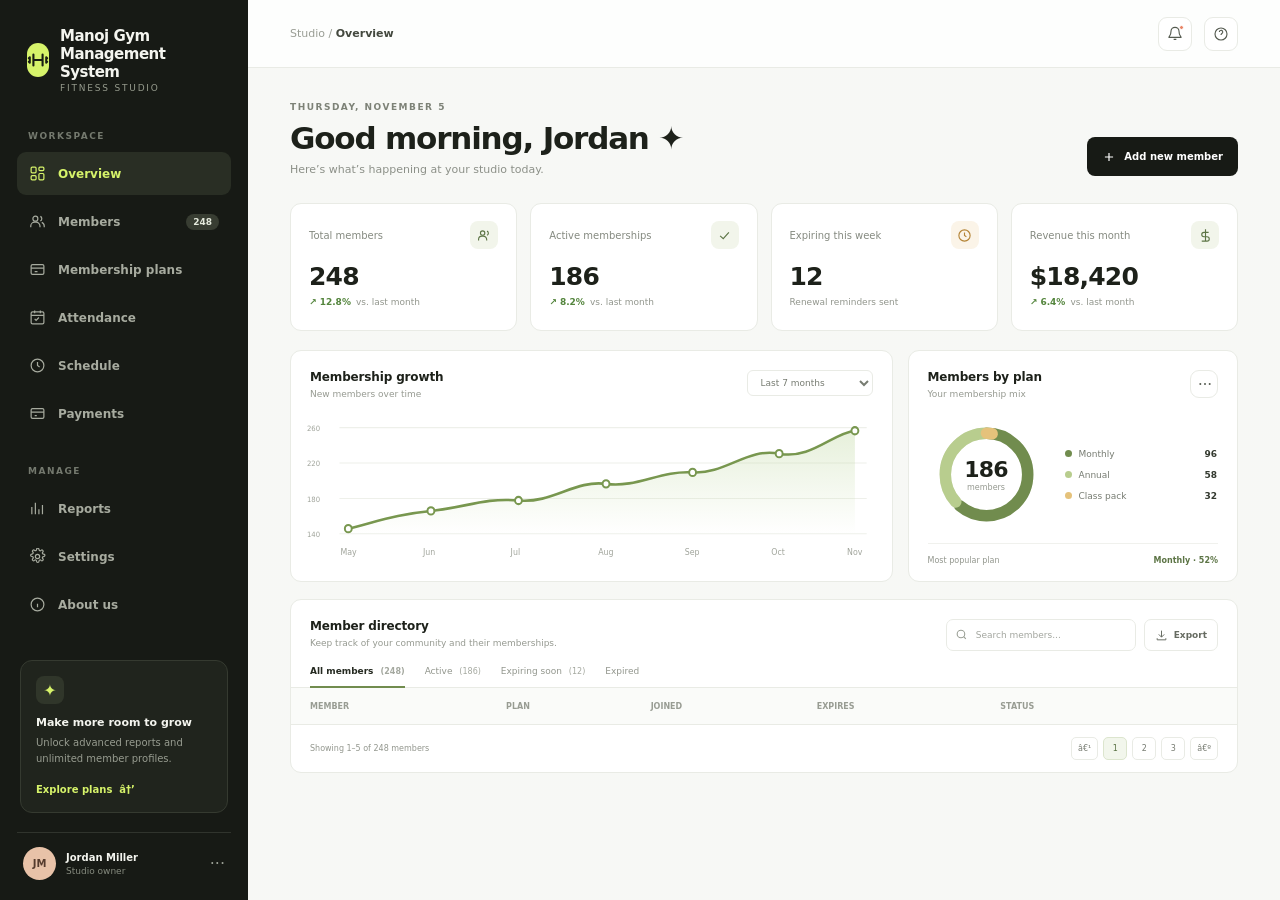
<file: index.html>
﻿<!DOCTYPE html>
<html lang="en">
<head>
  <meta charset="UTF-8">
  <meta name="viewport" content="width=device-width, initial-scale=1.0">
  <meta name="theme-color" content="#11130f">
  <title>Manoj Gym Management System</title>
  <style>
    :root {
      color-scheme: light;
      --ink: #1d211a;
      --muted: #898d83;
      --line: #e9ebe5;
      --paper: #fff;
      --canvas: #f7f8f5;
      --lime: #d6f36a;
      --green: #517a31;
      --dark: #171a15;
      --shadow: 0 18px 55px rgba(27, 33, 22, .10);
      font-family: Inter, ui-sans-serif, system-ui, -apple-system, BlinkMacSystemFont, "Segoe UI", sans-serif;
    }

    * { box-sizing: border-box; }
    body { margin: 0; min-width: 320px; background: linear-gradient(rgba(247,248,245,.78), rgba(247,248,245,.78)), url("https://images.unsplash.com/photo-1534438327276-14e5300c3a48?auto=format&fit=crop&w=2200&q=85") center / cover fixed; color: var(--ink); }
    button, input, select { font: inherit; }
    button { cursor: pointer; }
    .app { display: flex; min-height: 100vh; }
    .sidebar {
      width: 248px; flex: 0 0 248px; min-height: 100vh; padding: 27px 17px 20px;
      background: var(--dark); color: #f4f5ef; display: flex; flex-direction: column;
    }
    .brand { display: flex; align-items: center; gap: 11px; padding: 0 10px 38px; }
    .brand-mark { width: 34px; height: 34px; display: grid; place-items: center; border-radius: 11px; background: var(--lime); color: #191d13; }
    .brand-mark svg { width: 22px; height: 22px; }
    .brand-name { font-size: 15px; font-weight: 750; letter-spacing: -.5px; }
    .brand-name span { display: block; margin-top: 2px; color: #969b8d; font-size: 9px; font-weight: 500; letter-spacing: 1.8px; text-transform: uppercase; }
    .section-label { margin: 0 11px 11px; color: #74796e; font-size: 9px; font-weight: 700; letter-spacing: 1.5px; text-transform: uppercase; }
    .nav { display: grid; gap: 5px; }
    .nav-link {
      display: flex; align-items: center; gap: 12px; min-height: 43px; padding: 0 12px; border: 0;
      border-radius: 9px; background: transparent; color: #a7ab9f; text-align: left; font-size: 12px; font-weight: 550;
      text-decoration: none;
    }
    .nav-link:hover { background: #22261f; color: #f4f5ef; }
    .nav-link.active { background: #292e24; color: var(--lime); }
    .nav-link svg { width: 17px; height: 17px; flex: 0 0 auto; }
    .nav-badge { margin-left: auto; padding: 3px 7px; border-radius: 20px; background: #383d32; color: #e4e9dc; font-size: 9px; }
    .sidebar-bottom { margin-top: auto; }
    .upgrade-card { margin: 0 3px 19px; padding: 15px; border: 1px solid #353a30; border-radius: 12px; background: #20241d; }
    .upgrade-icon { display: grid; place-items: center; width: 28px; height: 28px; border-radius: 8px; background: #30362a; color: var(--lime); }
    .upgrade-card strong { display: block; margin-top: 12px; font-size: 11px; }
    .upgrade-card p { margin: 6px 0 12px; color: #979c90; font-size: 10px; line-height: 1.55; }
    .upgrade-card button { padding: 0; border: 0; background: none; color: var(--lime); font-size: 10px; font-weight: 700; }
    .profile { display: flex; align-items: center; gap: 10px; padding: 14px 6px 0; border-top: 1px solid #30342d; }
    .avatar { display: grid; flex: 0 0 auto; place-items: center; width: 33px; height: 33px; border-radius: 50%; background: #e8c2a8; color: #553b2d; font-size: 10px; font-weight: 750; }
    .profile-name { font-size: 10px; font-weight: 650; }
    .profile-role { margin-top: 3px; color: #868b7f; font-size: 9px; }
    .profile-more { margin-left: auto; color: #989d92; }

    .main { width: calc(100% - 248px); min-width: 0; background: rgba(247,248,245,.58); }
    .topbar { height: 68px; display: flex; align-items: center; justify-content: space-between; padding: 0 42px; border-bottom: 1px solid var(--line); background: rgba(255,255,255,.82); }
    .breadcrumb { color: #999d94; font-size: 11px; }
    .breadcrumb strong { color: #43483e; font-weight: 600; }
    .top-actions { display: flex; align-items: center; gap: 12px; }
    .date-label { margin-right: 7px; color: #74796f; font-size: 10px; }
    .icon-button { position: relative; display: grid; place-items: center; width: 34px; height: 34px; border: 1px solid var(--line); border-radius: 9px; background: #fff; color: #555b50; }
    .icon-button svg { width: 16px; height: 16px; }
    .notification-dot { position: absolute; top: 7px; right: 7px; width: 5px; height: 5px; border: 1px solid #fff; border-radius: 50%; background: #e98566; }
    .page { max-width: 1450px; margin: 0 auto; padding: 34px 42px 45px; }
    .page-heading { display: flex; justify-content: space-between; align-items: flex-end; gap: 20px; margin-bottom: 27px; }
    .eyebrow { margin-bottom: 8px; color: #7d8277; font-size: 9px; font-weight: 700; letter-spacing: 1.5px; text-transform: uppercase; }
    h1 { margin: 0; font-size: clamp(24px, 3vw, 31px); font-weight: 680; letter-spacing: -1.2px; }
    .subtitle { margin: 7px 0 0; color: #8c9088; font-size: 11px; }
    .primary-button { display: inline-flex; align-items: center; justify-content: center; gap: 8px; min-height: 39px; padding: 0 15px; border: 0; border-radius: 8px; background: var(--dark); color: #fff; font-size: 10px; font-weight: 650; transition: background .18s, transform .18s; }
    .primary-button:hover { transform: translateY(-1px); background: #343a2e; }
    .primary-button svg { width: 14px; height: 14px; }
    .stats { display: grid; grid-template-columns: repeat(4, minmax(0, 1fr)); gap: 13px; margin-bottom: 19px; }
    .stat-card { min-height: 128px; padding: 17px 18px; border: 1px solid var(--line); border-radius: 11px; background: var(--paper); }
    .stat-top { display: flex; align-items: center; justify-content: space-between; color: #858a80; font-size: 10px; }
    .stat-icon { display: grid; place-items: center; width: 28px; height: 28px; border-radius: 8px; background: #f2f5eb; color: #5c7445; }
    .stat-icon svg { width: 15px; height: 15px; }
    .stat-value { margin-top: 13px; font-size: 25px; font-weight: 680; letter-spacing: -.8px; }
    .stat-foot { display: flex; align-items: center; gap: 5px; margin-top: 6px; color: #92968d; font-size: 9px; }
    .trend { color: #54853d; font-weight: 700; }
    .dashboard-grid { display: grid; grid-template-columns: minmax(0, 1.55fr) minmax(270px, .85fr); gap: 15px; margin-bottom: 17px; }
    .panel { border: 1px solid var(--line); border-radius: 11px; background: var(--paper); }
    .panel-header { display: flex; align-items: flex-start; justify-content: space-between; gap: 14px; padding: 19px 19px 0; }
    .panel-title { margin: 0; font-size: 12px; font-weight: 700; letter-spacing: -.15px; }
    .panel-caption { margin: 5px 0 0; color: #969a91; font-size: 9px; }
    .select-small { padding: 6px 25px 6px 9px; border: 1px solid var(--line); border-radius: 6px; background: #fff; color: #777c72; font-size: 9px; }
    .chart-wrap { height: 176px; padding: 13px 15px 12px; }
    .chart { width: 100%; height: 100%; overflow: visible; }
    .chart-grid { stroke: #eef0ea; stroke-width: 1; }
    .chart-line { fill: none; stroke: #78974f; stroke-width: 2.5; stroke-linecap: round; stroke-linejoin: round; }
    .chart-area { fill: url(#areaFill); }
    .chart-point { fill: #fff; stroke: #78974f; stroke-width: 2; }
    .chart-label { fill: #a0a49b; font-size: 8px; font-family: inherit; }
    .chart-y { fill: #a0a49b; font-size: 7px; font-family: inherit; }
    .plan-content { display: flex; align-items: center; gap: 21px; padding: 18px 20px 11px; }
    .donut { position: relative; width: 115px; height: 115px; flex: 0 0 115px; }
    .donut svg { width: 100%; height: 100%; transform: rotate(-90deg); }
    .donut circle { fill: none; stroke-width: 12; }
    .donut-track { stroke: #f0f2ec; }
    .donut-segment { stroke-linecap: round; }
    .donut-center { position: absolute; inset: 0; display: grid; align-content: center; justify-items: center; }
    .donut-center strong { font-size: 22px; letter-spacing: -.7px; }
    .donut-center span { margin-top: 1px; color: #959990; font-size: 8px; }
    .legend { flex: 1; display: grid; gap: 11px; }
    .legend-item { display: grid; grid-template-columns: 7px 1fr auto; align-items: center; gap: 7px; color: #777c72; font-size: 9px; }
    .legend-dot { width: 7px; height: 7px; border-radius: 50%; }
    .legend-item strong { color: #343a30; font-size: 9px; }
    .plan-foot { display: flex; justify-content: space-between; margin: 0 19px; padding: 12px 0 16px; border-top: 1px solid #f0f1ed; color: #92968d; font-size: 8px; }
    .plan-foot strong { color: #5c7445; font-weight: 650; }
    .members-panel { overflow: hidden; }
    .members-heading { display: flex; align-items: flex-start; justify-content: space-between; gap: 14px; padding: 19px 19px 15px; }
    .member-tools { display: flex; align-items: center; gap: 8px; }
    .search { position: relative; }
    .search svg { position: absolute; top: 9px; left: 9px; width: 13px; height: 13px; color: #999e94; pointer-events: none; }
    .search input { width: 190px; height: 32px; padding: 0 9px 0 29px; border: 1px solid var(--line); border-radius: 7px; outline: 0; color: var(--ink); font-size: 9px; }
    .search input:focus, .form-field input:focus, .form-field select:focus { border-color: #9eaf81; box-shadow: 0 0 0 3px rgba(158,175,129,.15); }
    .search input::placeholder { color: #a3a69f; }
    .outline-button { display: inline-flex; align-items: center; justify-content: center; gap: 6px; min-height: 32px; padding: 0 10px; border: 1px solid var(--line); border-radius: 7px; background: #fff; color: #666b61; font-size: 9px; font-weight: 600; }
    .outline-button:hover { background: #f7f8f5; }
    .outline-button svg { width: 13px; height: 13px; }
    .table-tabs { display: flex; gap: 20px; padding: 0 19px; border-bottom: 1px solid var(--line); }
    .tab { position: relative; padding: 0 0 11px; border: 0; background: none; color: #92968d; font-size: 9px; }
    .tab.active { color: #262b22; font-weight: 700; }
    .tab.active::after { position: absolute; right: 0; bottom: -1px; left: 0; height: 2px; background: #718c4e; content: ""; }
    .tab-count { margin-left: 4px; color: #a4a89f; font-size: 8px; }
    .table-scroll { overflow-x: auto; }
    table { width: 100%; border-collapse: collapse; text-align: left; white-space: nowrap; }
    th { height: 36px; padding: 0 14px; background: #fafbf9; color: #989c93; font-size: 8px; font-weight: 600; }
    th:first-child, td:first-child { padding-left: 19px; }
    td { height: 55px; padding: 0 14px; border-top: 1px solid #f0f1ed; color: #555b51; font-size: 9px; }
    .member-cell { display: flex; align-items: center; gap: 9px; }
    .member-avatar { width: 29px; height: 29px; display: grid; place-items: center; flex: 0 0 auto; border-radius: 9px; color: #47533c; font-size: 8px; font-weight: 750; }
    .member-name { color: #343a30; font-size: 9px; font-weight: 650; }
    .member-email { margin-top: 3px; color: #a0a49b; font-size: 8px; }
    .plan-pill { display: inline-flex; padding: 5px 8px; border-radius: 5px; background: #f4f5f1; color: #74796f; font-size: 8px; }
    .status { display: inline-flex; align-items: center; gap: 5px; padding: 5px 8px; border-radius: 20px; font-size: 8px; font-weight: 600; }
    .status::before { width: 5px; height: 5px; border-radius: 50%; background: currentColor; content: ""; }
    .status-active { background: #eff6e9; color: #628748; }
    .status-expiring { background: #fbf3e5; color: #b48436; }
    .status-expired { background: #f8ece9; color: #bc7260; }
    .row-more { border: 0; background: transparent; color: #999e94; font-size: 15px; }
    .empty-state { padding: 30px 15px; color: #999e94; text-align: center; font-size: 10px; }
    .table-footer { display: flex; align-items: center; justify-content: space-between; padding: 12px 19px; border-top: 1px solid var(--line); color: #92968d; font-size: 8px; }
    .pagination { display: flex; gap: 5px; }
    .page-button { min-width: 24px; height: 23px; border: 1px solid var(--line); border-radius: 5px; background: #fff; color: #767b71; font-size: 8px; }
    .page-button.selected { border-color: #dce5ce; background: #f2f6ec; color: #587143; }
    .toast { position: fixed; right: 24px; bottom: 24px; z-index: 20; padding: 12px 16px; border-radius: 9px; background: #20241d; color: #fff; box-shadow: var(--shadow); font-size: 11px; opacity: 0; transform: translateY(8px); pointer-events: none; transition: opacity .2s, transform .2s; }
    .toast.visible { opacity: 1; transform: translateY(0); }
    .modal-backdrop { position: fixed; inset: 0; z-index: 10; display: none; align-items: center; justify-content: center; padding: 18px; background: rgba(20,23,18,.48); }
    .modal-backdrop.open { display: flex; }
    .modal { width: min(100%, 440px); padding: 23px; border-radius: 13px; background: #fff; box-shadow: var(--shadow); }
    .modal-header { display: flex; justify-content: space-between; align-items: flex-start; margin-bottom: 19px; }
    .modal h2 { margin: 0; font-size: 17px; letter-spacing: -.4px; }
    .modal-subtitle { margin: 5px 0 0; color: #8d9288; font-size: 10px; }
    .close-button { display: grid; place-items: center; width: 29px; height: 29px; border: 1px solid var(--line); border-radius: 7px; background: #fff; color: #72776d; font-size: 16px; }
    .form-grid { display: grid; grid-template-columns: 1fr 1fr; gap: 13px; }
    .form-field { display: grid; gap: 6px; }
    .form-field.full { grid-column: 1 / -1; }
    .form-field label { color: #62675d; font-size: 9px; font-weight: 650; }
    .form-field input, .form-field select { width: 100%; height: 36px; padding: 0 10px; border: 1px solid var(--line); border-radius: 7px; outline: 0; background: white; color: #343a30; font-size: 10px; }
    .modal-actions { display: flex; justify-content: flex-end; gap: 8px; margin-top: 20px; }

    @media (max-width: 1080px) {
      .sidebar { width: 210px; flex-basis: 210px; }
      .main { width: calc(100% - 210px); }
      .topbar { padding-right: 26px; padding-left: 26px; }
      .page { padding-right: 26px; padding-left: 26px; }
      .stats { grid-template-columns: repeat(2, minmax(0, 1fr)); }
      .dashboard-grid { grid-template-columns: minmax(0, 1.2fr) minmax(240px, .8fr); }
      .members-heading { flex-wrap: wrap; }
    }
    @media (max-width: 760px) {
      .sidebar { width: 62px; flex-basis: 62px; align-items: center; padding: 19px 8px; }
      .brand { padding: 0 0 32px; }
      .brand-name, .section-label, .nav-link span, .nav-badge, .upgrade-card, .profile-copy, .profile-more { display: none; }
      .nav { width: 100%; }
      .nav-link { justify-content: center; padding: 0; }
      .profile { justify-content: center; width: 100%; padding: 14px 0 0; }
      .main { width: calc(100% - 62px); }
      .topbar { height: 58px; padding: 0 17px; }
      .date-label { display: none; }
      .page { padding: 25px 17px 32px; }
      .dashboard-grid { grid-template-columns: 1fr; }
      .page-heading { align-items: flex-start; }
    }
    @media (max-width: 520px) {
      .stats { gap: 9px; }
      .stat-card { min-height: 112px; padding: 13px; }
      .stat-value { font-size: 22px; }
      .page-heading { flex-direction: column; align-items: stretch; }
      .page-heading .primary-button { align-self: flex-start; }
      .members-heading { padding: 16px 14px 12px; }
      .member-tools { width: 100%; }
      .search { flex: 1; }
      .search input { width: 100%; }
      .table-tabs { padding-right: 14px; padding-left: 14px; }
      .plan-content { justify-content: center; gap: 15px; }
      .donut { width: 102px; height: 102px; flex-basis: 102px; }
      .form-grid { grid-template-columns: 1fr; }
      .form-field.full { grid-column: auto; }
    }
    @media (prefers-reduced-motion: reduce) {
      *, *::before, *::after { scroll-behavior: auto !important; transition-duration: .01ms !important; }
    }
  </style>
</head>
<body>
  <div class="app">
    <aside class="sidebar" aria-label="Main navigation">
      <div class="brand">
        <div class="brand-mark" aria-hidden="true">
          <svg viewBox="0 0 24 24" fill="none" stroke="currentColor" stroke-width="2.3" stroke-linecap="round"><path d="M3 9v6m4-9v12m10-12v12m4-9v6M7 12h10M2 10h1m0 4H2m20-4h-1m0 4h1"/></svg>
        </div>
        <div class="brand-name">Manoj Gym Management System<span>fitness studio</span></div>
      </div>

      <p class="section-label">Workspace</p>
      <nav class="nav">
        <button class="nav-link active" type="button" data-section="Overview">
          <svg viewBox="0 0 24 24" fill="none" stroke="currentColor" stroke-width="1.7"><rect x="3" y="3" width="7" height="8" rx="1.5"/><rect x="14" y="3" width="7" height="5" rx="1.5"/><rect x="14" y="12" width="7" height="9" rx="1.5"/><rect x="3" y="15" width="7" height="6" rx="1.5"/></svg><span>Overview</span>
        </button>
        <button class="nav-link" type="button" data-section="Members">
          <svg viewBox="0 0 24 24" fill="none" stroke="currentColor" stroke-width="1.7"><circle cx="9" cy="8" r="3.5"/><path d="M2.5 20v-1.5A5.5 5.5 0 0 1 8 13h2a5.5 5.5 0 0 1 5.5 5.5V20M16 4.8a3.5 3.5 0 0 1 0 6.4m2 2.1a5.5 5.5 0 0 1 3.5 5.2V20"/></svg><span>Members</span><span class="nav-badge" id="memberNavCount">248</span>
        </button>
        <button class="nav-link" type="button" data-section="Membership plans">
          <svg viewBox="0 0 24 24" fill="none" stroke="currentColor" stroke-width="1.7"><rect x="3" y="5" width="18" height="14" rx="2"/><path d="M3 10h18m-13 5h4"/></svg><span>Membership plans</span>
        </button>
        <button class="nav-link" type="button" data-section="Attendance">
          <svg viewBox="0 0 24 24" fill="none" stroke="currentColor" stroke-width="1.7"><rect x="3" y="4" width="18" height="17" rx="2"/><path d="M16 2v4M8 2v4M3 9h18m-13 5 2 2 4-4"/></svg><span>Attendance</span>
        </button>
        <button class="nav-link" type="button" data-section="Schedule">
          <svg viewBox="0 0 24 24" fill="none" stroke="currentColor" stroke-width="1.7"><circle cx="12" cy="12" r="9"/><path d="M12 7v5l3 2"/></svg><span>Schedule</span>
        </button>
        <button class="nav-link" type="button" data-section="Payments">
          <svg viewBox="0 0 24 24" fill="none" stroke="currentColor" stroke-width="1.7"><rect x="3" y="5" width="18" height="14" rx="2"/><path d="M3 10h18m-13 5h3"/></svg><span>Payments</span>
        </button>
      </nav>
      <p class="section-label" style="margin-top:31px">Manage</p>
      <nav class="nav">
        <button class="nav-link" type="button" data-section="Reports">
          <svg viewBox="0 0 24 24" fill="none" stroke="currentColor" stroke-width="1.7"><path d="M4 20V10m5 10V4m5 16v-7m5 7V7"/></svg><span>Reports</span>
        </button>
        <button class="nav-link" type="button" data-section="Settings">
          <svg viewBox="0 0 24 24" fill="none" stroke="currentColor" stroke-width="1.7"><circle cx="12" cy="12" r="3"/><path d="m19.4 15 .1.1a1.7 1.7 0 0 1-2.4 2.4l-.1-.1a1.7 1.7 0 0 0-2.9 1.2v.2a1.7 1.7 0 0 1-3.4 0v-.2a1.7 1.7 0 0 0-2.9-1.2l-.1.1a1.7 1.7 0 0 1-2.4-2.4l.1-.1A1.7 1.7 0 0 0 4.2 12H4a1.7 1.7 0 0 1 0-3.4h.2a1.7 1.7 0 0 0 1.2-2.9l-.1-.1a1.7 1.7 0 0 1 2.4-2.4l.1.1a1.7 1.7 0 0 0 2.9-1.2V2a1.7 1.7 0 0 1 3.4 0v.2a1.7 1.7 0 0 0 2.9 1.2l.1-.1a1.7 1.7 0 0 1 2.4 2.4l-.1.1a1.7 1.7 0 0 0 1.2 2.9h.2a1.7 1.7 0 0 1 0 3.4h-.2a1.7 1.7 0 0 0-1.2 2.9Z"/></svg><span>Settings</span>
        </button>
        <a class="nav-link" href="about.html" aria-label="About Manoj Gym Management System">
          <svg viewBox="0 0 24 24" fill="none" stroke="currentColor" stroke-width="1.7"><circle cx="12" cy="12" r="9"/><path d="M12 11v5m0-8h.01"/></svg><span>About us</span>
        </a>
      </nav>

      <div class="sidebar-bottom">
        <div class="upgrade-card">
          <div class="upgrade-icon" aria-hidden="true">&#10022;</div>
          <strong>Make more room to grow</strong>
          <p>Unlock advanced reports and unlimited member profiles.</p>
          <button type="button" data-toast="You're all set &mdash; your plan is up to date.">Explore plans&nbsp; â†’</button>
        </div>
        <div class="profile">
          <div class="avatar" aria-hidden="true">JM</div>
          <div class="profile-copy"><div class="profile-name">Jordan Miller</div><div class="profile-role">Studio owner</div></div>
          <span class="profile-more" aria-hidden="true">&middot;&middot;&middot;</span>
        </div>
      </div>
    </aside>

    <main class="main">
      <header class="topbar">
        <div class="breadcrumb">Studio / <strong id="breadcrumbCurrent">Overview</strong></div>
        <div class="top-actions">
          <span class="date-label" id="todayDate"></span>
          <button class="icon-button" type="button" aria-label="Notifications" data-toast="You're all caught up.">
            <svg viewBox="0 0 24 24" fill="none" stroke="currentColor" stroke-width="1.7"><path d="M18 8a6 6 0 0 0-12 0c0 7-3 7-3 9h18c0-2-3-2-3-9m-8 12h4"/></svg><i class="notification-dot"></i>
          </button>
          <button class="icon-button" type="button" aria-label="Help" data-toast="Need a hand? Contact support@formandflow.fit.">
            <svg viewBox="0 0 24 24" fill="none" stroke="currentColor" stroke-width="1.7"><circle cx="12" cy="12" r="9"/><path d="M9.6 9a2.5 2.5 0 1 1 4.6 1.3c-.9 1.2-2.2 1.4-2.2 3.2m0 3h.01"/></svg>
          </button>
        </div>
      </header>

      <div class="page">
        <div class="page-heading">
          <div>
            <div class="eyebrow">Thursday, November 5</div>
            <h1>Good morning, Jordan <span aria-hidden="true">&#10022;</span></h1>
            <p class="subtitle">Here&rsquo;s what&rsquo;s happening at your studio today.</p>
          </div>
          <button class="primary-button" id="addMemberButton" type="button">
            <svg viewBox="0 0 24 24" fill="none" stroke="currentColor" stroke-width="2"><path d="M12 5v14m-7-7h14"/></svg>
            Add new member
          </button>
        </div>

        <section class="stats" aria-label="Studio statistics">
          <article class="stat-card">
            <div class="stat-top"><span>Total members</span><span class="stat-icon"><svg viewBox="0 0 24 24" fill="none" stroke="currentColor" stroke-width="1.8"><circle cx="9" cy="8" r="3.5"/><path d="M2.5 20v-1.5A5.5 5.5 0 0 1 8 13h2a5.5 5.5 0 0 1 5.5 5.5V20m.5-15a3.5 3.5 0 0 1 0 6.5"/></svg></span></div>
            <div class="stat-value" id="totalMembers">248</div><div class="stat-foot"><span class="trend">&#8599; 12.8%</span><span>vs. last month</span></div>
          </article>
          <article class="stat-card">
            <div class="stat-top"><span>Active memberships</span><span class="stat-icon"><svg viewBox="0 0 24 24" fill="none" stroke="currentColor" stroke-width="1.8"><path d="M5 12.5 10 17l9-10"/></svg></span></div>
            <div class="stat-value" id="activeMembers">186</div><div class="stat-foot"><span class="trend">&#8599; 8.2%</span><span>vs. last month</span></div>
          </article>
          <article class="stat-card">
            <div class="stat-top"><span>Expiring this week</span><span class="stat-icon" style="background:#fbf4e8;color:#b48436"><svg viewBox="0 0 24 24" fill="none" stroke="currentColor" stroke-width="1.8"><circle cx="12" cy="12" r="9"/><path d="M12 7v5l3 2"/></svg></span></div>
            <div class="stat-value">12</div><div class="stat-foot"><span>Renewal reminders sent</span></div>
          </article>
          <article class="stat-card">
            <div class="stat-top"><span>Revenue this month</span><span class="stat-icon"><svg viewBox="0 0 24 24" fill="none" stroke="currentColor" stroke-width="1.8"><path d="M12 2v20m5-15H9.5a3.5 3.5 0 0 0 0 7h5a3.5 3.5 0 0 1 0 7H6"/></svg></span></div>
            <div class="stat-value">$18,420</div><div class="stat-foot"><span class="trend">&#8599; 6.4%</span><span>vs. last month</span></div>
          </article>
        </section>

        <section class="dashboard-grid" aria-label="Membership analytics">
          <article class="panel">
            <div class="panel-header">
              <div><h2 class="panel-title">Membership growth</h2><p class="panel-caption">New members over time</p></div>
              <select class="select-small" aria-label="Membership growth period"><option>Last 7 months</option><option>Last 12 months</option></select>
            </div>
            <div class="chart-wrap">
              <svg class="chart" viewBox="0 0 580 145" preserveAspectRatio="none" role="img" aria-label="Membership growth has steadily increased from 142 in May to 248 in November">
                <defs><linearGradient id="areaFill" x1="0" x2="0" y1="0" y2="1"><stop offset="0%" stop-color="#b9d497" stop-opacity=".35"/><stop offset="100%" stop-color="#b9d497" stop-opacity="0"/></linearGradient></defs>
                <line class="chart-grid" x1="34" y1="15" x2="570" y2="15"/><line class="chart-grid" x1="34" y1="49" x2="570" y2="49"/><line class="chart-grid" x1="34" y1="83" x2="570" y2="83"/><line class="chart-grid" x1="34" y1="117" x2="570" y2="117"/>
                <text class="chart-y" x="1" y="18">260</text><text class="chart-y" x="1" y="52">220</text><text class="chart-y" x="1" y="86">180</text><text class="chart-y" x="1" y="120">140</text>
                <path class="chart-area" d="M43 112 C73 105 93 98 127 95 S181 82 216 85 S273 65 305 69 S360 56 393 58 S449 34 481 40 S536 20 558 18 L558 117 L43 117 Z"/>
                <path class="chart-line" d="M43 112 C73 105 93 98 127 95 S181 82 216 85 S273 65 305 69 S360 56 393 58 S449 34 481 40 S536 20 558 18"/>
                <circle class="chart-point" cx="43" cy="112" r="3.5"/><circle class="chart-point" cx="127" cy="95" r="3.5"/><circle class="chart-point" cx="216" cy="85" r="3.5"/><circle class="chart-point" cx="305" cy="69" r="3.5"/><circle class="chart-point" cx="393" cy="58" r="3.5"/><circle class="chart-point" cx="481" cy="40" r="3.5"/><circle class="chart-point" cx="558" cy="18" r="3.5"/>
                <text class="chart-label" x="35" y="137">May</text><text class="chart-label" x="119" y="137">Jun</text><text class="chart-label" x="208" y="137">Jul</text><text class="chart-label" x="297" y="137">Aug</text><text class="chart-label" x="385" y="137">Sep</text><text class="chart-label" x="473" y="137">Oct</text><text class="chart-label" x="550" y="137">Nov</text>
              </svg>
            </div>
          </article>
          <article class="panel">
            <div class="panel-header"><div><h2 class="panel-title">Members by plan</h2><p class="panel-caption">Your membership mix</p></div><button class="icon-button" style="width:28px;height:28px" aria-label="More plan options" data-toast="Showing all membership plans."><svg viewBox="0 0 24 24" fill="currentColor"><circle cx="5" cy="12" r="1.5"/><circle cx="12" cy="12" r="1.5"/><circle cx="19" cy="12" r="1.5"/></svg></button></div>
            <div class="plan-content">
              <div class="donut" role="img" aria-label="Plan breakdown: 96 monthly, 58 annual, 32 class packs">
                <svg viewBox="0 0 120 120"><circle class="donut-track" cx="60" cy="60" r="43"/><circle class="donut-segment" cx="60" cy="60" r="43" stroke="#718c4e" stroke-dasharray="165 270"/><circle class="donut-segment" cx="60" cy="60" r="43" stroke="#b8cd8e" stroke-dasharray="99 270" stroke-dashoffset="-171"/><circle class="donut-segment" cx="60" cy="60" r="43" stroke="#e5c27b" stroke-dasharray="54 270" stroke-dashoffset="-276"/></svg>
                <div class="donut-center"><strong>186</strong><span>members</span></div>
              </div>
              <div class="legend">
                <div class="legend-item"><i class="legend-dot" style="background:#718c4e"></i><span>Monthly</span><strong>96</strong></div>
                <div class="legend-item"><i class="legend-dot" style="background:#b8cd8e"></i><span>Annual</span><strong>58</strong></div>
                <div class="legend-item"><i class="legend-dot" style="background:#e5c27b"></i><span>Class pack</span><strong>32</strong></div>
              </div>
            </div>
            <div class="plan-foot"><span>Most popular plan</span><strong>Monthly &middot; 52%</strong></div>
          </article>
        </section>

        <section class="panel members-panel" id="members" aria-label="Member directory">
          <div class="members-heading">
            <div><h2 class="panel-title">Member directory</h2><p class="panel-caption">Keep track of your community and their memberships.</p></div>
            <div class="member-tools">
              <label class="search">
                <svg viewBox="0 0 24 24" fill="none" stroke="currentColor" stroke-width="2"><circle cx="11" cy="11" r="7"/><path d="m16 16 4 4"/></svg>
                <input id="memberSearch" type="search" placeholder="Search members..." aria-label="Search members">
              </label>
              <button class="outline-button" id="exportButton" type="button">
                <svg viewBox="0 0 24 24" fill="none" stroke="currentColor" stroke-width="1.8"><path d="M12 3v12m-5-5 5 5 5-5M4 17v3h16v-3"/></svg>Export
              </button>
            </div>
          </div>
          <div class="table-tabs" role="tablist" aria-label="Filter members">
            <button class="tab active" type="button" role="tab" aria-selected="true" data-filter="all">All members <span class="tab-count" id="allCount">(248)</span></button>
            <button class="tab" type="button" role="tab" aria-selected="false" data-filter="Active">Active <span class="tab-count" id="activeCount">(186)</span></button>
            <button class="tab" type="button" role="tab" aria-selected="false" data-filter="Expiring soon">Expiring soon <span class="tab-count">(12)</span></button>
            <button class="tab" type="button" role="tab" aria-selected="false" data-filter="Expired">Expired</button>
          </div>
          <div class="table-scroll">
            <table>
              <thead><tr><th>MEMBER</th><th>PLAN</th><th>JOINED</th><th>EXPIRES</th><th>STATUS</th><th aria-label="Actions"></th></tr></thead>
              <tbody id="memberRows"></tbody>
            </table>
            <div class="empty-state" id="emptyState" hidden>No members match your search.</div>
          </div>
          <div class="table-footer"><span id="tableSummary">Showing 1&ndash;5 of 248 members</span><div class="pagination"><button class="page-button" type="button" aria-label="Previous page" data-toast="You&rsquo;re viewing the first page.">â€¹</button><button class="page-button selected" type="button">1</button><button class="page-button" type="button" data-toast="More member pages coming soon.">2</button><button class="page-button" type="button" data-toast="More member pages coming soon.">3</button><button class="page-button" type="button" aria-label="Next page" data-toast="More member pages coming soon.">â€º</button></div></div>
        </section>
      </div>
    </main>
  </div>

  <div class="modal-backdrop" id="memberModal" role="dialog" aria-modal="true" aria-labelledby="modalTitle">
    <form class="modal" id="memberForm">
      <div class="modal-header">
        <div><h2 id="modalTitle">Add a new member</h2><p class="modal-subtitle">Add someone new to your fitness community.</p></div>
        <button class="close-button" id="closeModal" type="button" aria-label="Close dialog">&times;</button>
      </div>
      <div class="form-grid">
        <div class="form-field"><label for="firstName">First name</label><input id="firstName" name="firstName" required autocomplete="given-name" placeholder="e.g. Alex"></div>
        <div class="form-field"><label for="lastName">Last name</label><input id="lastName" name="lastName" required autocomplete="family-name" placeholder="e.g. Morgan"></div>
        <div class="form-field full"><label for="email">Email address</label><input id="email" name="email" type="email" required autocomplete="email" placeholder="alex@example.com"></div>
        <div class="form-field"><label for="plan">Membership plan</label><select id="plan" name="plan"><option>Monthly</option><option>Annual</option><option>Class pack</option></select></div>
        <div class="form-field"><label for="status">Status</label><select id="status" name="status"><option>Active</option><option>Expiring soon</option><option>Expired</option></select></div>
      </div>
      <div class="modal-actions"><button class="outline-button" id="cancelModal" type="button">Cancel</button><button class="primary-button" type="submit">Add member</button></div>
    </form>
  </div>
  <div class="toast" id="toast" role="status" aria-live="polite"></div>

  <script>
    const sampleMembers = [
      { name: "Olivia Chen", email: "olivia.chen@email.com", plan: "Annual", joined: "Jan 12, 2025", expires: "Jan 12, 2027", status: "Active", color: "#e5eddb", initials: "OC" },
      { name: "Noah Williams", email: "noah.w@email.com", plan: "Monthly", joined: "Mar 08, 2026", expires: "Nov 09, 2026", status: "Expiring soon", color: "#eee2d8", initials: "NW" },
      { name: "Ava Patel", email: "ava.patel@email.com", plan: "Class pack", joined: "May 21, 2026", expires: "Dec 21, 2026", status: "Active", color: "#e7e2f0", initials: "AP" },
      { name: "Liam Johnson", email: "liam.j@email.com", plan: "Monthly", joined: "Jun 03, 2026", expires: "Oct 28, 2026", status: "Expired", color: "#dce9ec", initials: "LJ" },
      { name: "Sophia Martinez", email: "s.martinez@email.com", plan: "Annual", joined: "Nov 05, 2025", expires: "Nov 12, 2026", status: "Expiring soon", color: "#f0e2e2", initials: "SM" }
    ];
    const members = (() => {
      try {
        const saved = JSON.parse(localStorage.getItem("form-flow-members") || "null");
        return Array.isArray(saved) ? [...saved, ...sampleMembers] : sampleMembers;
      } catch { return sampleMembers; }
    })();
    const rows = document.getElementById("memberRows");
    const searchInput = document.getElementById("memberSearch");
    const emptyState = document.getElementById("emptyState");
    const tableSummary = document.getElementById("tableSummary");
    const modal = document.getElementById("memberModal");
    const form = document.getElementById("memberForm");
    let activeFilter = "all";
    let toastTimer;

    function renderMembers() {
      const query = searchInput.value.trim().toLowerCase();
      const visibleMembers = members.filter(member => {
        const matchesFilter = activeFilter === "all" ||
          (activeFilter === "Expiring soon" ? member.status === "Expiring soon" : member.status === activeFilter);
        const matchesSearch = `${member.name} ${member.email} ${member.plan} ${member.status}`.toLowerCase().includes(query);
        return matchesFilter && matchesSearch;
      });
      rows.innerHTML = visibleMembers.map(member => {
        const statusClass = member.status === "Active" ? "status-active" : member.status === "Expired" ? "status-expired" : "status-expiring";
        return `<tr>
          <td><div class="member-cell"><span class="member-avatar" style="background:${member.color}">${escapeHtml(member.initials)}</span><span><span class="member-name">${escapeHtml(member.name)}</span><span class="member-email">${escapeHtml(member.email)}</span></span></div></td>
          <td><span class="plan-pill">${escapeHtml(member.plan)}</span></td>
          <td>${escapeHtml(member.joined)}</td><td>${escapeHtml(member.expires)}</td>
          <td><span class="status ${statusClass}">${escapeHtml(member.status)}</span></td>
          <td><button class="row-more" type="button" aria-label="More actions for ${escapeHtml(member.name)}" data-member-name="${escapeHtml(member.name)}">&middot;&middot;&middot;</button></td>
        </tr>`;
      }).join("");
      emptyState.hidden = visibleMembers.length > 0;
      tableSummary.textContent = `Showing ${visibleMembers.length ? "1&ndash;" + visibleMembers.length : "0"} of ${visibleMembers.length} members`;
      rows.querySelectorAll(".row-more").forEach(button => button.addEventListener("click", () => showToast(`Member profile: ${button.dataset.memberName}`)));
    }

    function escapeHtml(value) {
      return String(value).replace(/[&<>"']/g, character => ({
        "&": "&amp;", "<": "&lt;", ">": "&gt;", '"': "&quot;", "'": "&#39;"
      })[character]);
    }

    function showToast(message) {
      const toast = document.getElementById("toast");
      toast.textContent = message;
      toast.classList.add("visible");
      clearTimeout(toastTimer);
      toastTimer = setTimeout(() => toast.classList.remove("visible"), 2800);
    }

    function closeModal() {
      modal.classList.remove("open");
      document.getElementById("addMemberButton").focus();
    }

    document.getElementById("todayDate").textContent = new Intl.DateTimeFormat("en", {
      weekday: "short", month: "short", day: "numeric", year: "numeric"
    }).format(new Date());
    searchInput.addEventListener("input", renderMembers);
    document.querySelectorAll(".tab").forEach(tab => tab.addEventListener("click", () => {
      document.querySelector(".tab.active").classList.remove("active");
      document.querySelector('.tab[aria-selected="true"]').setAttribute("aria-selected", "false");
      tab.classList.add("active");
      tab.setAttribute("aria-selected", "true");
      activeFilter = tab.dataset.filter;
      renderMembers();
    }));
    document.querySelectorAll(".nav-link").forEach(link => link.addEventListener("click", () => {
      if (link.tagName === "A") return;
      const pages = { "Membership plans": "plans.html", Attendance: "attendance.html", Schedule: "schedule.html", Payments: "payments.html", Reports: "reports.html", Settings: "settings.html" };
      if (pages[link.dataset.section]) { window.location.href = pages[link.dataset.section]; return; }
      document.querySelector(".nav-link.active").classList.remove("active");
      link.classList.add("active");
      document.getElementById("breadcrumbCurrent").textContent = link.dataset.section;
      if (link.dataset.section === "Members") document.querySelector(".members-panel").scrollIntoView({ behavior: "smooth", block: "start" });
      else if (link.dataset.section !== "Overview") showToast(`${link.dataset.section} workspace selected.`);
    }));
    document.querySelectorAll("[data-toast]").forEach(button => button.addEventListener("click", () => showToast(button.dataset.toast)));
    document.getElementById("addMemberButton").addEventListener("click", () => {
      modal.classList.add("open");
      document.getElementById("firstName").focus();
    });
    document.getElementById("closeModal").addEventListener("click", closeModal);
    document.getElementById("cancelModal").addEventListener("click", closeModal);
    modal.addEventListener("click", event => { if (event.target === modal) closeModal(); });
    document.addEventListener("keydown", event => { if (event.key === "Escape" && modal.classList.contains("open")) closeModal(); });
    form.addEventListener("submit", event => {
      event.preventDefault();
      if (!form.reportValidity()) return;
      const data = new FormData(form);
      const firstName = data.get("firstName").trim();
      const lastName = data.get("lastName").trim();
      const name = `${firstName} ${lastName}`;
      const initials = `${firstName[0]}${lastName[0]}`.toUpperCase();
      const today = new Date();
      const dateLabel = today.toLocaleDateString("en", { month: "short", day: "2-digit", year: "numeric" });
      const expiry = new Date(today);
      expiry.setMonth(expiry.getMonth() + (data.get("plan") === "Annual" ? 12 : 1));
      members.unshift({
        name, email: data.get("email").trim(), plan: data.get("plan"), joined: dateLabel,
        expires: expiry.toLocaleDateString("en", { month: "short", day: "2-digit", year: "numeric" }),
        status: data.get("status"), initials, color: "#e5eddb"
      });
      document.getElementById("totalMembers").textContent = Number(document.getElementById("totalMembers").textContent) + 1;
      document.getElementById("memberNavCount").textContent = Number(document.getElementById("memberNavCount").textContent) + 1;
      document.getElementById("allCount").textContent = `(${Number(document.getElementById("allCount").textContent.replace(/\D/g, "")) + 1})`;
      if (data.get("status") === "Active") {
        document.getElementById("activeMembers").textContent = Number(document.getElementById("activeMembers").textContent) + 1;
        document.getElementById("activeCount").textContent = `(${Number(document.getElementById("activeCount").textContent.replace(/\D/g, "")) + 1})`;
      }
      localStorage.setItem("form-flow-members", JSON.stringify(members.filter(member => !sampleMembers.some(sample => sample.email === member.email))));
      form.reset();
      closeModal();
      activeFilter = "all";
      document.querySelectorAll(".tab").forEach(tab => {
        const isAll = tab.dataset.filter === "all";
        tab.classList.toggle("active", isAll);
        tab.setAttribute("aria-selected", String(isAll));
      });
      searchInput.value = "";
      renderMembers();
      showToast(`${name} added to your members.`);
    });
    document.getElementById("exportButton").addEventListener("click", () => {
      const headers = ["Name", "Email", "Plan", "Joined", "Expires", "Status"];
      const csv = [headers, ...members.map(member => [member.name, member.email, member.plan, member.joined, member.expires, member.status])]
        .map(row => row.map(value => `"${String(value).replace(/"/g, '""')}"`).join(",")).join("\r
");
      const url = URL.createObjectURL(new Blob([csv], { type: "text/csv;charset=utf-8" }));
      const anchor = document.createElement("a");
      anchor.href = url;
      anchor.download = "manoj-gym-members.csv";
      anchor.click();
      URL.revokeObjectURL(url);
      showToast("Member list exported as CSV.");
    });
    renderMembers();
  </script>
</body>
</html>
</file>
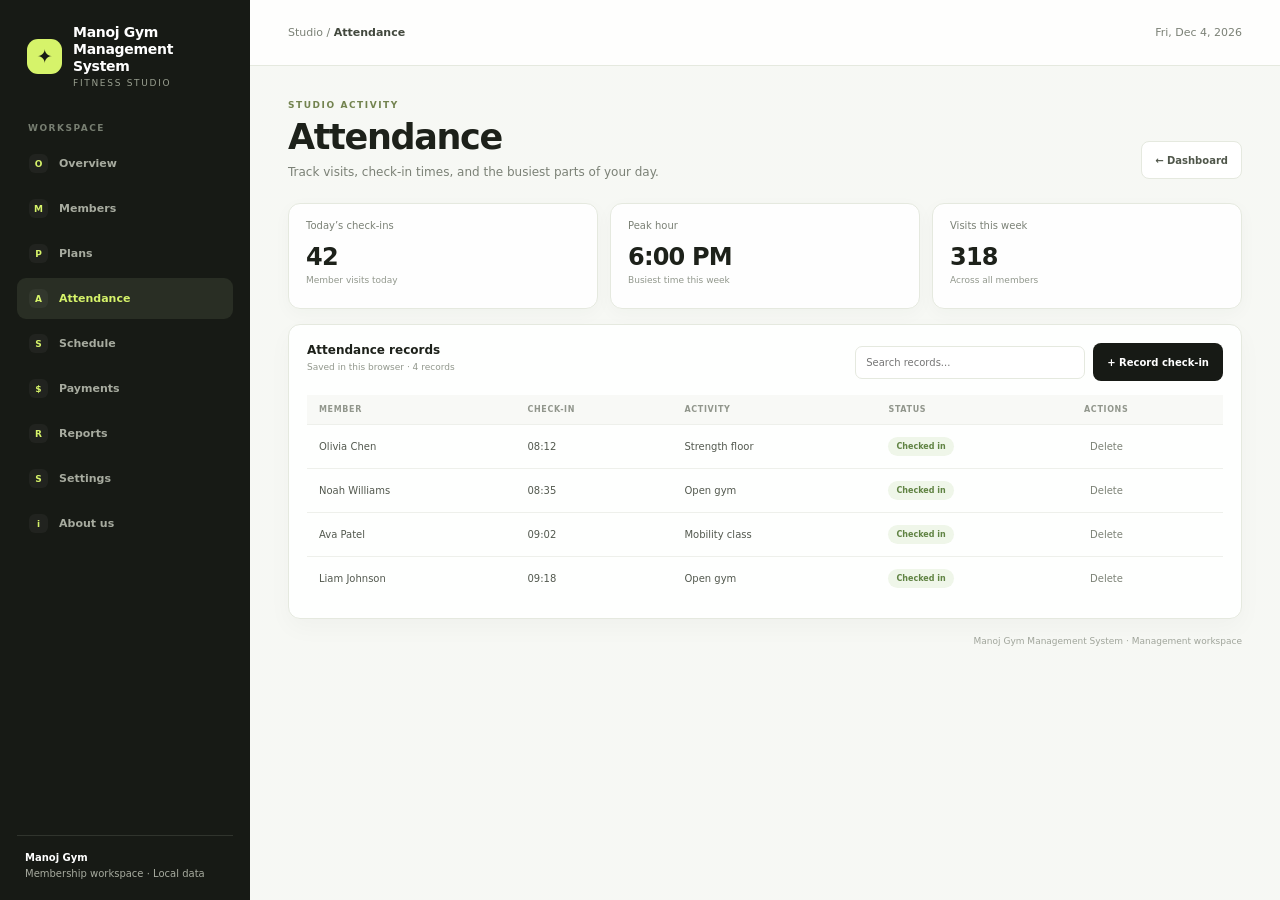
<file: attendance.html>
<!doctype html><html lang="en"><head><meta charset="UTF-8"><meta name="viewport" content="width=device-width,initial-scale=1"><meta name="theme-color" content="#171a15"><title>Attendance | Manoj Gym</title><link rel="stylesheet" href="workspace.css"><script defer src="workspace.js"></script></head><body data-page="attendance"><div class="layout"><aside class="side"></aside><main class="main"><header class="topbar"></header><div class="content"><div class="heading"><div><div class="eyebrow" data-eyebrow></div><h1 data-title></h1><p class="subtitle" data-description></p></div><div class="actions"><a class="button secondary" href="index.html">← Dashboard</a></div></div><div data-content></div><div class="foot">Manoj Gym Management System · Management workspace</div></div></main></div><dialog class="modal" id="recordDialog"><form id="recordForm"><h2 id="dialogTitle">Add record</h2><p>Enter the details below. This record is saved in your browser.</p><div class="form-grid" id="fields"></div><div class="modal-actions"><button class="button secondary" type="button" onclick="document.getElementById('recordDialog').close()">Cancel</button><button class="button" type="submit">Save record</button></div></form></dialog><div class="toast" id="toast" role="status" aria-live="polite"></div></body></html>
</file>
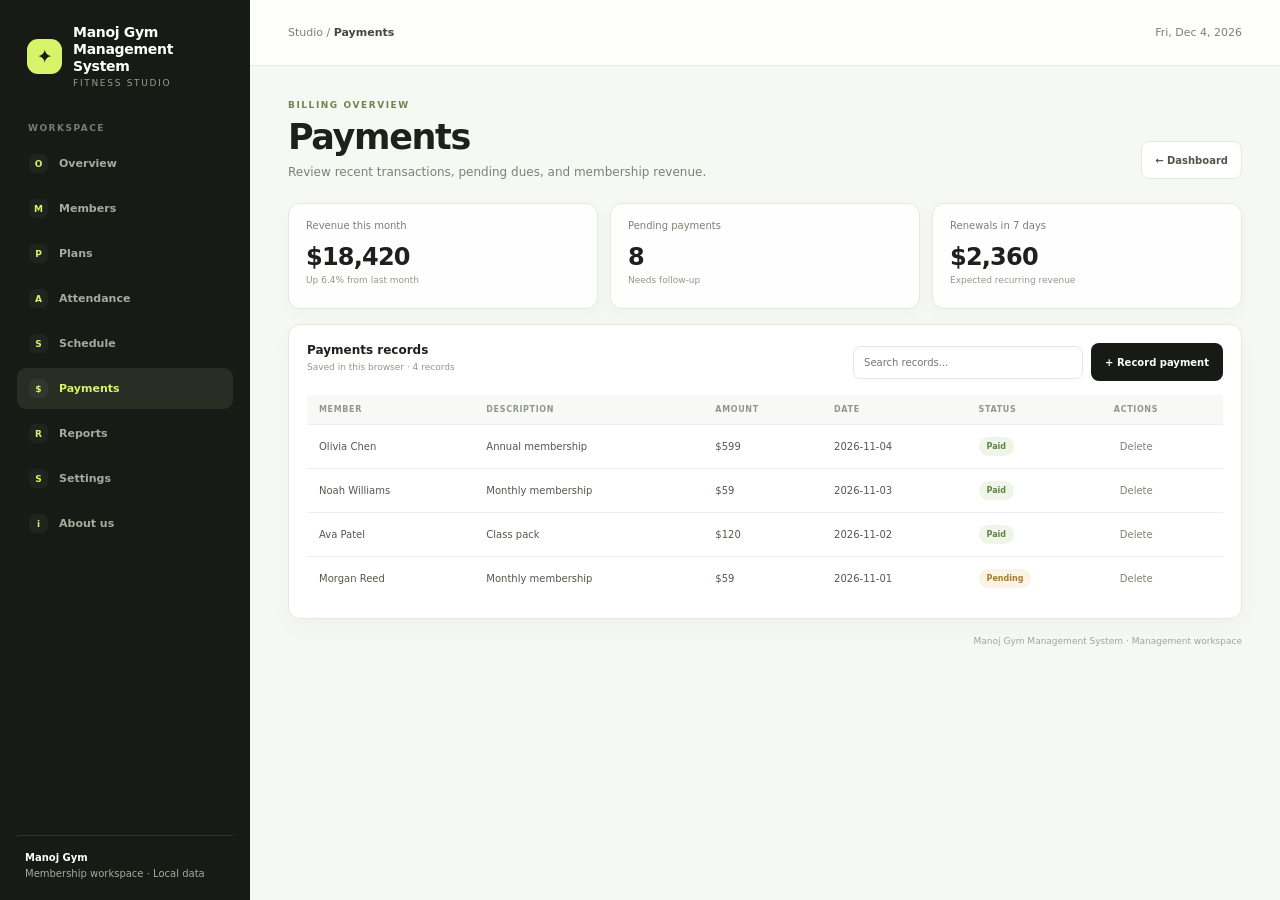
<file: payments.html>
<!doctype html><html lang="en"><head><meta charset="UTF-8"><meta name="viewport" content="width=device-width,initial-scale=1"><meta name="theme-color" content="#171a15"><title>Payments | Manoj Gym</title><link rel="stylesheet" href="workspace.css"><script defer src="workspace.js"></script></head><body data-page="payments"><div class="layout"><aside class="side"></aside><main class="main"><header class="topbar"></header><div class="content"><div class="heading"><div><div class="eyebrow" data-eyebrow></div><h1 data-title></h1><p class="subtitle" data-description></p></div><div class="actions"><a class="button secondary" href="index.html">← Dashboard</a></div></div><div data-content></div><div class="foot">Manoj Gym Management System · Management workspace</div></div></main></div><dialog class="modal" id="recordDialog"><form id="recordForm"><h2 id="dialogTitle">Add record</h2><p>Enter the details below. This record is saved in your browser.</p><div class="form-grid" id="fields"></div><div class="modal-actions"><button class="button secondary" type="button" onclick="document.getElementById('recordDialog').close()">Cancel</button><button class="button" type="submit">Save record</button></div></form></dialog><div class="toast" id="toast" role="status" aria-live="polite"></div></body></html>
</file>
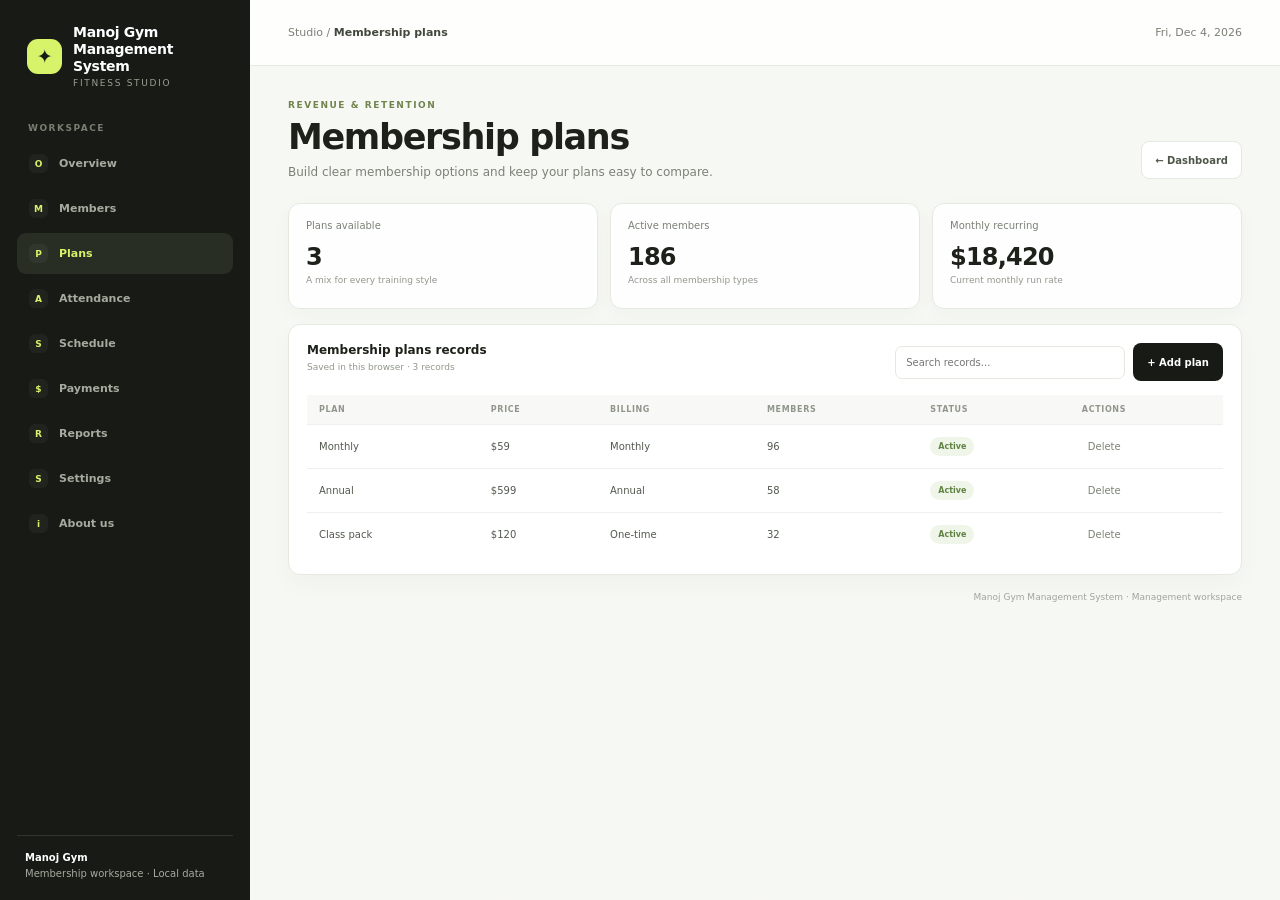
<file: plans.html>
<!doctype html><html lang="en"><head><meta charset="UTF-8"><meta name="viewport" content="width=device-width,initial-scale=1"><meta name="theme-color" content="#171a15"><title>Membership plans | Manoj Gym</title><link rel="stylesheet" href="workspace.css"><script defer src="workspace.js"></script></head><body data-page="plans"><div class="layout"><aside class="side"></aside><main class="main"><header class="topbar"></header><div class="content"><div class="heading"><div><div class="eyebrow" data-eyebrow></div><h1 data-title></h1><p class="subtitle" data-description></p></div><div class="actions"><a class="button secondary" href="index.html">← Dashboard</a></div></div><div data-content></div><div class="foot">Manoj Gym Management System · Management workspace</div></div></main></div><dialog class="modal" id="recordDialog"><form id="recordForm"><h2 id="dialogTitle">Add record</h2><p>Enter the details below. This record is saved in your browser.</p><div class="form-grid" id="fields"></div><div class="modal-actions"><button class="button secondary" type="button" onclick="document.getElementById('recordDialog').close()">Cancel</button><button class="button" type="submit">Save record</button></div></form></dialog><div class="toast" id="toast" role="status" aria-live="polite"></div></body></html>
</file>
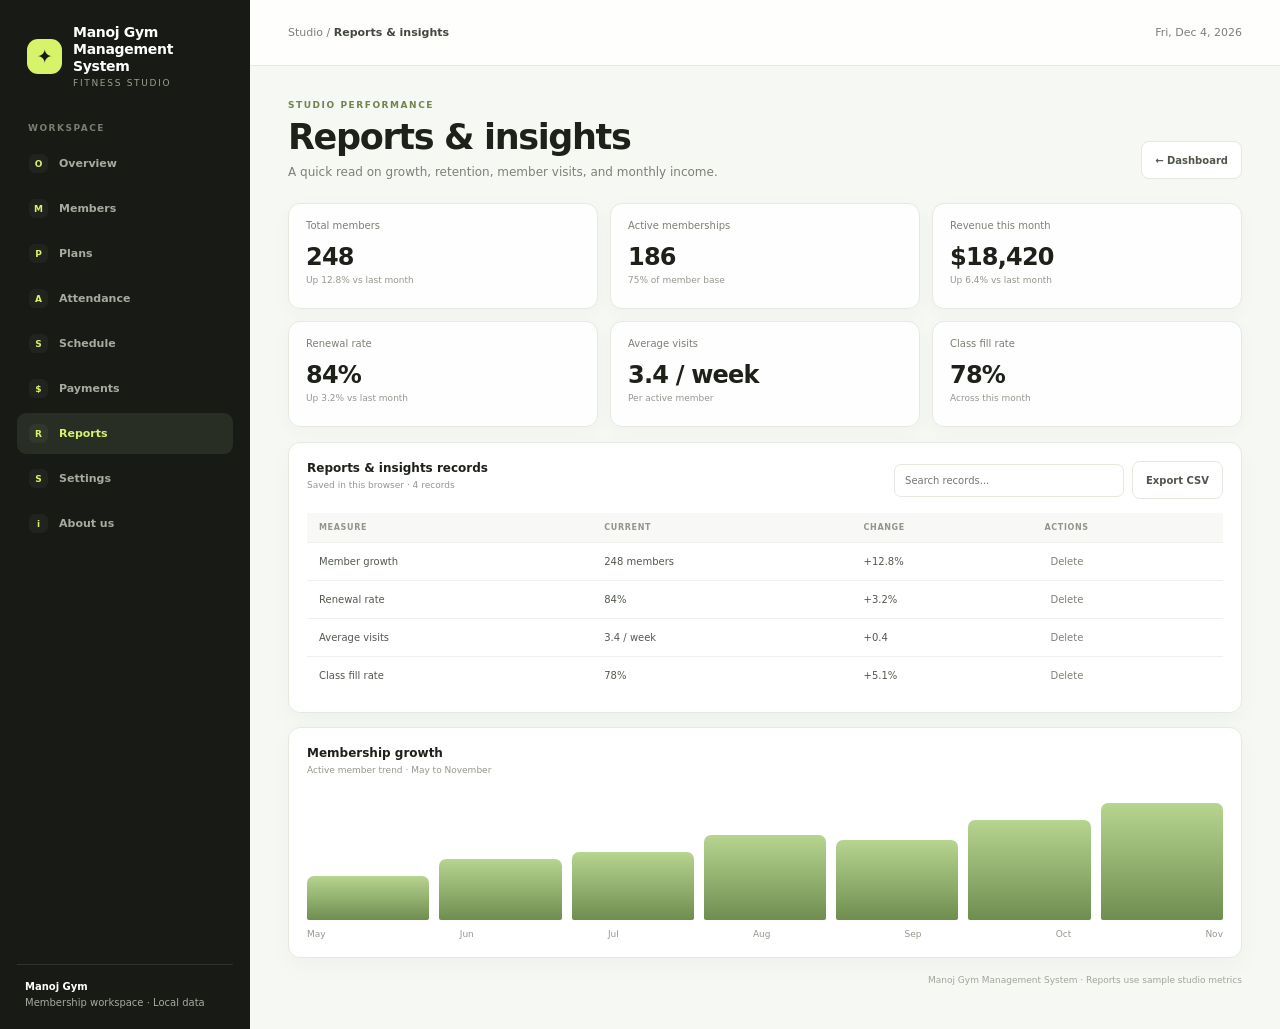
<file: reports.html>
<!doctype html><html lang="en"><head><meta charset="UTF-8"><meta name="viewport" content="width=device-width,initial-scale=1"><meta name="theme-color" content="#171a15"><title>Reports | Manoj Gym</title><link rel="stylesheet" href="workspace.css"><script defer src="workspace.js"></script></head><body data-page="reports"><div class="layout"><aside class="side"></aside><main class="main"><header class="topbar"></header><div class="content"><div class="heading"><div><div class="eyebrow" data-eyebrow></div><h1 data-title></h1><p class="subtitle" data-description></p></div><div class="actions"><a class="button secondary" href="index.html">← Dashboard</a></div></div><div data-content></div><div class="foot">Manoj Gym Management System · Reports use sample studio metrics</div></div></main></div><dialog class="modal" id="recordDialog"><form id="recordForm"><h2 id="dialogTitle">Add record</h2><p>Enter the details below.</p><div class="form-grid" id="fields"></div><div class="modal-actions"><button class="button secondary" type="button" onclick="document.getElementById('recordDialog').close()">Cancel</button><button class="button" type="submit">Save record</button></div></form></dialog><div class="toast" id="toast" role="status" aria-live="polite"></div></body></html>
</file>
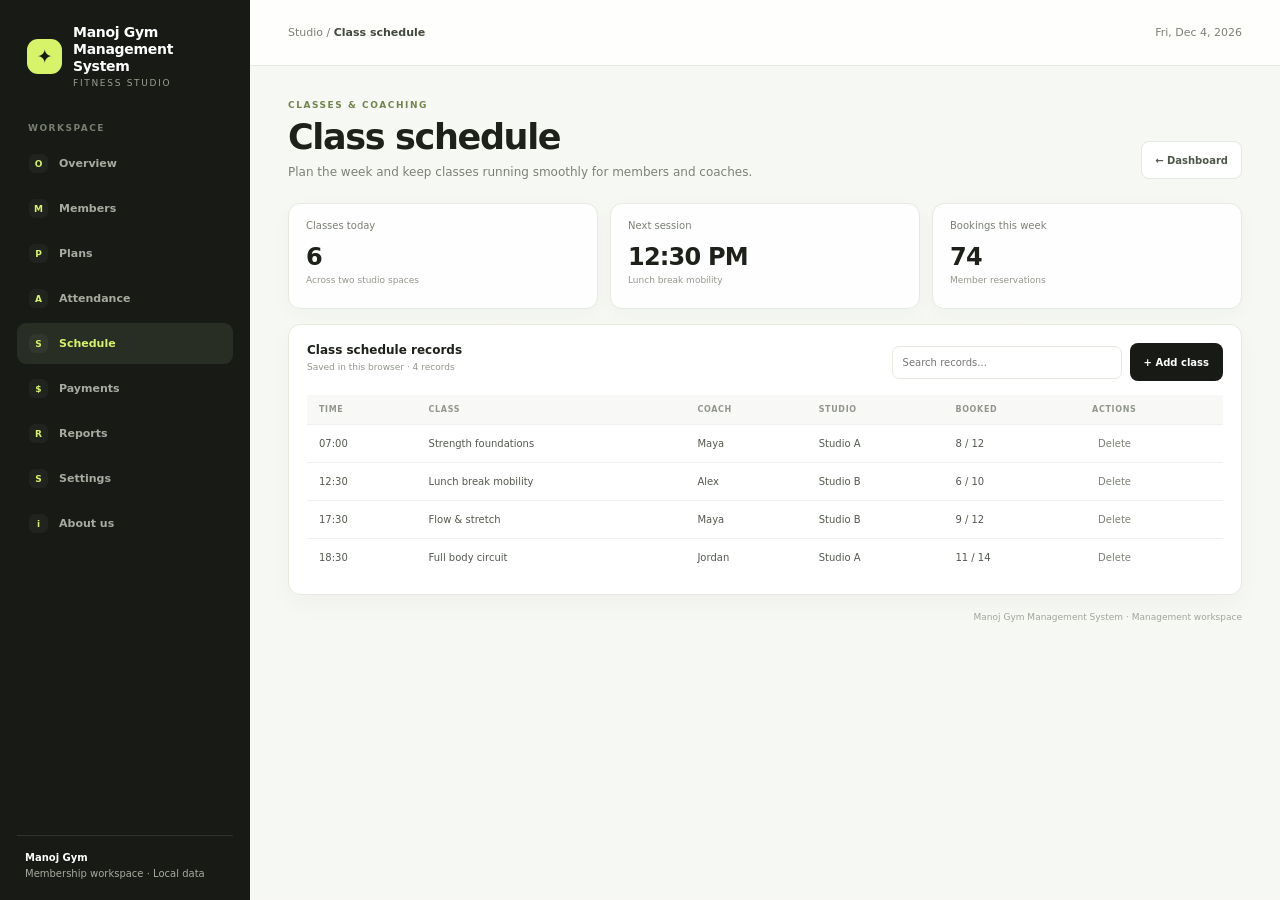
<file: schedule.html>
<!doctype html><html lang="en"><head><meta charset="UTF-8"><meta name="viewport" content="width=device-width,initial-scale=1"><meta name="theme-color" content="#171a15"><title>Schedule | Manoj Gym</title><link rel="stylesheet" href="workspace.css"><script defer src="workspace.js"></script></head><body data-page="schedule"><div class="layout"><aside class="side"></aside><main class="main"><header class="topbar"></header><div class="content"><div class="heading"><div><div class="eyebrow" data-eyebrow></div><h1 data-title></h1><p class="subtitle" data-description></p></div><div class="actions"><a class="button secondary" href="index.html">← Dashboard</a></div></div><div data-content></div><div class="foot">Manoj Gym Management System · Management workspace</div></div></main></div><dialog class="modal" id="recordDialog"><form id="recordForm"><h2 id="dialogTitle">Add record</h2><p>Enter the details below. This record is saved in your browser.</p><div class="form-grid" id="fields"></div><div class="modal-actions"><button class="button secondary" type="button" onclick="document.getElementById('recordDialog').close()">Cancel</button><button class="button" type="submit">Save record</button></div></form></dialog><div class="toast" id="toast" role="status" aria-live="polite"></div></body></html>
</file>
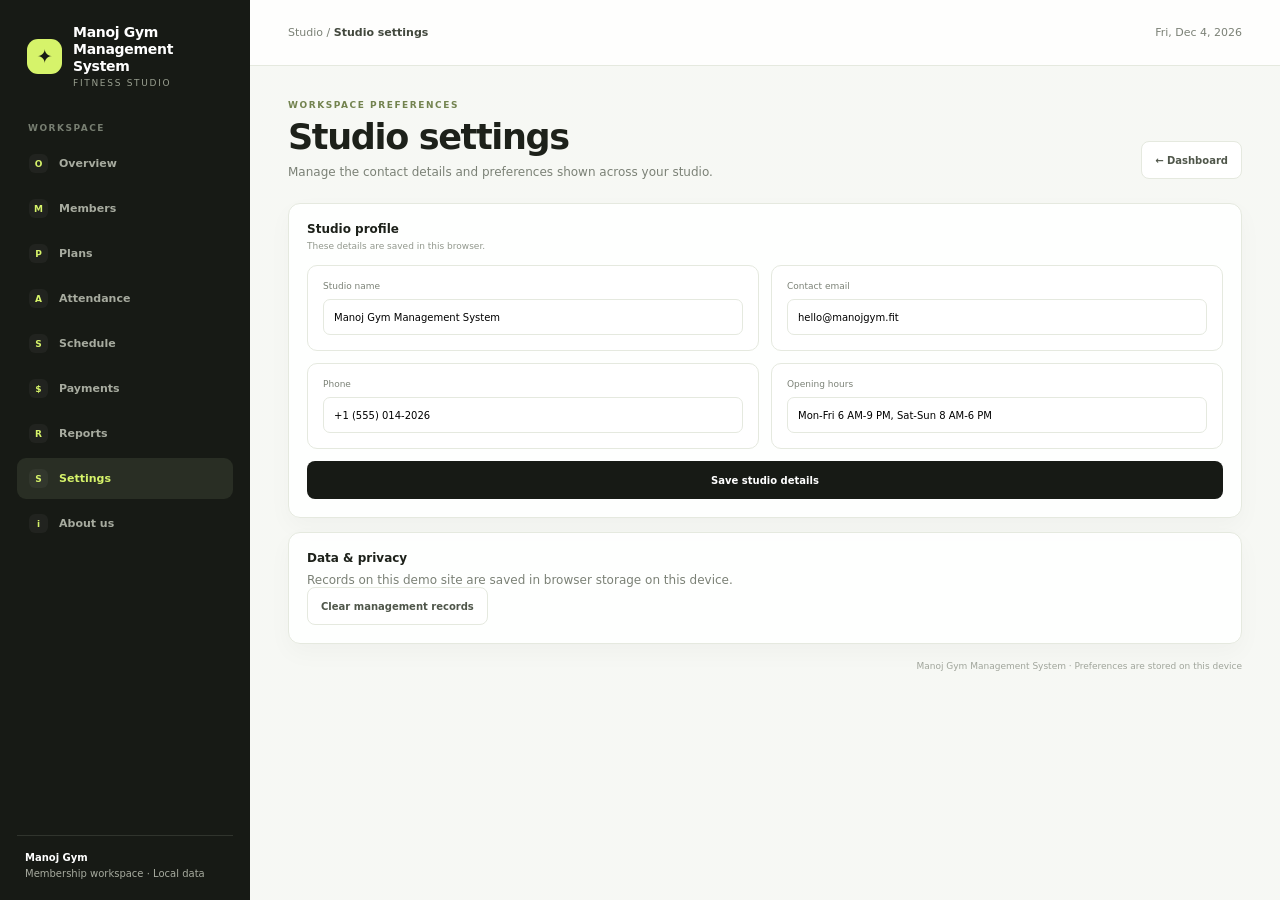
<file: settings.html>
<!doctype html><html lang="en"><head><meta charset="UTF-8"><meta name="viewport" content="width=device-width,initial-scale=1"><meta name="theme-color" content="#171a15"><title>Settings | Manoj Gym</title><link rel="stylesheet" href="workspace.css"><script defer src="workspace.js"></script></head><body data-page="settings"><div class="layout"><aside class="side"></aside><main class="main"><header class="topbar"></header><div class="content"><div class="heading"><div><div class="eyebrow" data-eyebrow></div><h1 data-title></h1><p class="subtitle" data-description></p></div><div class="actions"><a class="button secondary" href="index.html">← Dashboard</a></div></div><div data-content></div><div class="foot">Manoj Gym Management System · Preferences are stored on this device</div></div></main></div><dialog class="modal" id="recordDialog"><form id="recordForm"><h2 id="dialogTitle">Add record</h2><div class="form-grid" id="fields"></div><div class="modal-actions"><button class="button" type="submit">Save</button></div></form></dialog><div class="toast" id="toast" role="status" aria-live="polite"></div></body></html>
</file>
<file: workspace.css>
﻿:root{color-scheme:light;--ink:#1d211a;--muted:#7b8176;--line:#e5e9df;--paper:#fff;--lime:#d6f36a;--green:#547a39;--dark:#171a15;--canvas:#f6f8f3;font-family:Inter,ui-sans-serif,system-ui,-apple-system,BlinkMacSystemFont,"Segoe UI",sans-serif}*{box-sizing:border-box}body{margin:0;min-width:320px;background:linear-gradient(rgba(246,248,243,.84),rgba(246,248,243,.84)),url("https://images.unsplash.com/photo-1534438327276-14e5300c3a48?auto=format&fit=crop&w=2200&q=85") center/cover fixed;color:var(--ink)}button,input,select{font:inherit}button{cursor:pointer}.layout{display:flex;min-height:100vh}.side{width:250px;flex:0 0 250px;padding:24px 17px 18px;display:flex;flex-direction:column;background:var(--dark);color:#f4f5ef}.brand{display:flex;align-items:center;gap:11px;padding:0 10px 34px;color:#fff;text-decoration:none;font-size:14px;font-weight:750;line-height:1.2;letter-spacing:-.3px}.mark{width:35px;height:35px;flex:0 0 35px;display:grid;place-items:center;border-radius:11px;background:var(--lime);color:#171a15;font-size:19px}.brand small{display:block;margin-top:4px;color:#9aa091;font-size:9px;font-weight:500;letter-spacing:1.7px;text-transform:uppercase}.nav-label{margin:0 11px 10px;color:#777e71;font-size:9px;font-weight:750;letter-spacing:1.5px;text-transform:uppercase}.nav{display:grid;gap:4px}.nav a{min-height:41px;padding:0 12px;display:flex;align-items:center;gap:11px;border-radius:9px;color:#a7ab9f;text-decoration:none;font-size:11px;font-weight:550}.nav a:hover{background:#242820;color:#fff}.nav-icon{width:19px;height:19px;flex:0 0 19px;display:grid;place-items:center;border-radius:6px;background:#ffffff0b;color:var(--lime);font-size:9px;font-weight:750}.nav a.active{background:#292e24;color:var(--lime)}.nav svg{width:16px;height:16px}.side-bottom{margin-top:auto;padding:14px 8px 0;border-top:1px solid #30342d;color:#a7ab9f;font-size:10px;line-height:1.6}.side-bottom strong{color:#fff}.main{flex:1;min-width:0;background:rgba(247,248,245,.58)}.topbar{height:66px;padding:0 38px;display:flex;align-items:center;justify-content:space-between;border-bottom:1px solid var(--line);background:#ffffffd9;color:var(--muted);font-size:11px}.topbar strong{color:#42483d}.content{width:min(1380px,100%);margin:auto;padding:34px 38px 44px}.heading{display:flex;justify-content:space-between;align-items:flex-end;gap:18px;margin-bottom:24px}.eyebrow{margin-bottom:8px;color:#73834f;font-size:9px;font-weight:750;letter-spacing:1.55px;text-transform:uppercase}h1{margin:0;font-size:clamp(26px,3vw,35px);letter-spacing:-1.35px;line-height:1.12}.subtitle{margin:8px 0 0;color:var(--muted);font-size:12px}.actions{display:flex;gap:8px;align-items:center}.button{display:inline-flex;min-height:38px;align-items:center;justify-content:center;gap:7px;padding:0 13px;border:1px solid transparent;border-radius:8px;background:var(--dark);color:white;text-decoration:none;font-size:10px;font-weight:650;transition:transform .18s,background .18s}.button:hover{transform:translateY(-1px);background:#30362a}.button.secondary{border-color:var(--line);background:white;color:#4f564a}.button.secondary:hover{background:#f4f6f0}.stats{display:grid;grid-template-columns:repeat(3,minmax(0,1fr));gap:12px;margin-bottom:15px}.stat{position:relative;min-height:106px;padding:16px 17px;border:1px solid #e5e9df;border-radius:12px;background:#ffffffed;box-shadow:0 5px 18px #26331908}.stat-label{color:var(--muted);font-size:10px}.stat-value{margin-top:12px;font-size:24px;font-weight:720;letter-spacing:-.8px}.stat-note{margin-top:4px;color:#92988d;font-size:9px}.panel{margin-top:14px;padding:18px;border:1px solid var(--line);border-radius:12px;background:#fffffff0;box-shadow:0 9px 25px #202b1808}.panel-head{display:flex;align-items:flex-start;justify-content:space-between;gap:14px;margin-bottom:14px}.panel h2{margin:0;font-size:12px;font-weight:750}.panel-caption{margin:5px 0 0;color:#92988d;font-size:9px}.table-tools{display:flex;align-items:center;gap:8px}.search{width:min(230px,40vw);height:33px;padding:0 10px;border:1px solid var(--line);border-radius:7px;outline:0;background:#fff;font-size:10px}.search:focus,input:focus,select:focus{border-color:#92a875;box-shadow:0 0 0 3px #92a87524;outline:0}.table-scroll{overflow:auto}table{width:100%;border-collapse:collapse;text-align:left;white-space:nowrap}th{padding:10px 12px;background:#f8f9f6;color:#91968c;font-size:8px;font-weight:700;letter-spacing:.65px}td{padding:12px;border-top:1px solid #eef0eb;color:#53594f;font-size:10px}tbody tr:hover{background:#fbfcfa}.pill{display:inline-flex;align-items:center;padding:5px 8px;border-radius:20px;background:#eff6e9;color:#608343;font-size:8px;font-weight:650}.pill.warn{background:#fbf3e5;color:#a67b31}.pill.muted{background:#f1f2ef;color:#777c72}.row-action{border:0;background:transparent;color:#7d8377;font-size:10px}.empty{padding:32px 12px;color:#92988d;text-align:center;font-size:10px}.foot{padding-top:17px;color:#a0a59b;text-align:right;font-size:9px}.modal{width:min(460px,calc(100vw - 30px));padding:21px;border:1px solid var(--line);border-radius:14px;background:#fff;box-shadow:0 25px 80px #1118}.modal::backdrop{background:#1418108c;backdrop-filter:blur(3px)}.modal h2{margin:0;font-size:17px}.modal p{margin:5px 0 17px;color:var(--muted);font-size:10px}.form-grid{display:grid;grid-template-columns:1fr 1fr;gap:12px}.field{display:grid;gap:6px}.field.full{grid-column:1/-1}.field label{color:#62685d;font-size:9px;font-weight:650}.field input,.field select{height:36px;padding:0 10px;border:1px solid var(--line);border-radius:7px;background:#fff;font-size:10px}.modal-actions{display:flex;justify-content:flex-end;gap:8px;margin-top:19px}.toast{position:fixed;right:22px;bottom:22px;z-index:10;padding:12px 15px;border-radius:9px;background:#20251d;color:white;box-shadow:0 10px 35px #0003;font-size:10px;opacity:0;transform:translateY(7px);transition:.2s;pointer-events:none}.toast.show{opacity:1;transform:translateY(0)}.hero-photo{width:100%;height:220px;object-fit:cover;border-radius:12px}.notice{padding:13px 14px;border:1px solid #e1e7d7;border-radius:9px;background:#f7faef;color:#65744f;font-size:10px;line-height:1.6}.settings-grid{display:grid;grid-template-columns:1fr 1fr;gap:12px}.setting{padding:15px;border:1px solid var(--line);border-radius:10px;background:#fff}.setting label{display:block;margin-bottom:8px;color:#7c8277;font-size:9px}.setting input{width:100%;height:36px;padding:0 10px;border:1px solid var(--line);border-radius:7px;font-size:10px}@media(max-width:920px){.side{width:205px;flex-basis:205px}.topbar{padding:0 24px}.content{padding:27px 24px}.brand{font-size:12px}}@media(max-width:700px){.side{width:62px;flex-basis:62px;align-items:center;padding:17px 7px}.brand{padding:0 0 27px}.brand>span:last-child,.nav-label,.side-bottom{display:none}.nav{width:100%}.nav a{justify-content:center;padding:0}.nav a span:last-child:not(:first-child){display:none}.nav a span:first-child{display:grid}.nav a span:only-child{font-size:8px;line-height:1.05;text-align:center;overflow-wrap:anywhere}.nav a svg{width:18px;height:18px}.main{min-width:0}.topbar{height:57px;padding:0 15px}.content{padding:23px 14px}.stats{grid-template-columns:1fr 1fr}.heading{align-items:flex-start;flex-direction:column}.actions{width:100%}.actions .button{flex:1}.panel{padding:14px}.panel-head{flex-direction:column}.table-tools{width:100%}.search{flex:1;max-width:none}.settings-grid{grid-template-columns:1fr}}@media(max-width:420px){.form-grid{grid-template-columns:1fr}.field.full{grid-column:auto}.stats{gap:8px}.stat{padding:13px}.stat-value{font-size:21px}}




.owner-card{display:grid;grid-template-columns:1fr 260px;align-items:center;gap:26px;margin-top:14px;padding:22px;border:1px solid var(--line);border-radius:12px;background:#fffffff0;box-shadow:0 9px 25px #202b1808}.owner-card h2{margin:0;font-size:24px;letter-spacing:-.7px}.owner-role{margin:6px 0 10px;color:#65764e;font-size:11px;font-weight:700}.owner-bio{max-width:620px;line-height:1.8}.owner-photo{width:100%;height:250px;object-fit:cover;object-position:center 30%;border-radius:10px;background:#e6e8e5}@media(max-width:700px){.owner-card{grid-template-columns:1fr}.owner-photo{height:320px;object-position:center 24%}}
</file>
